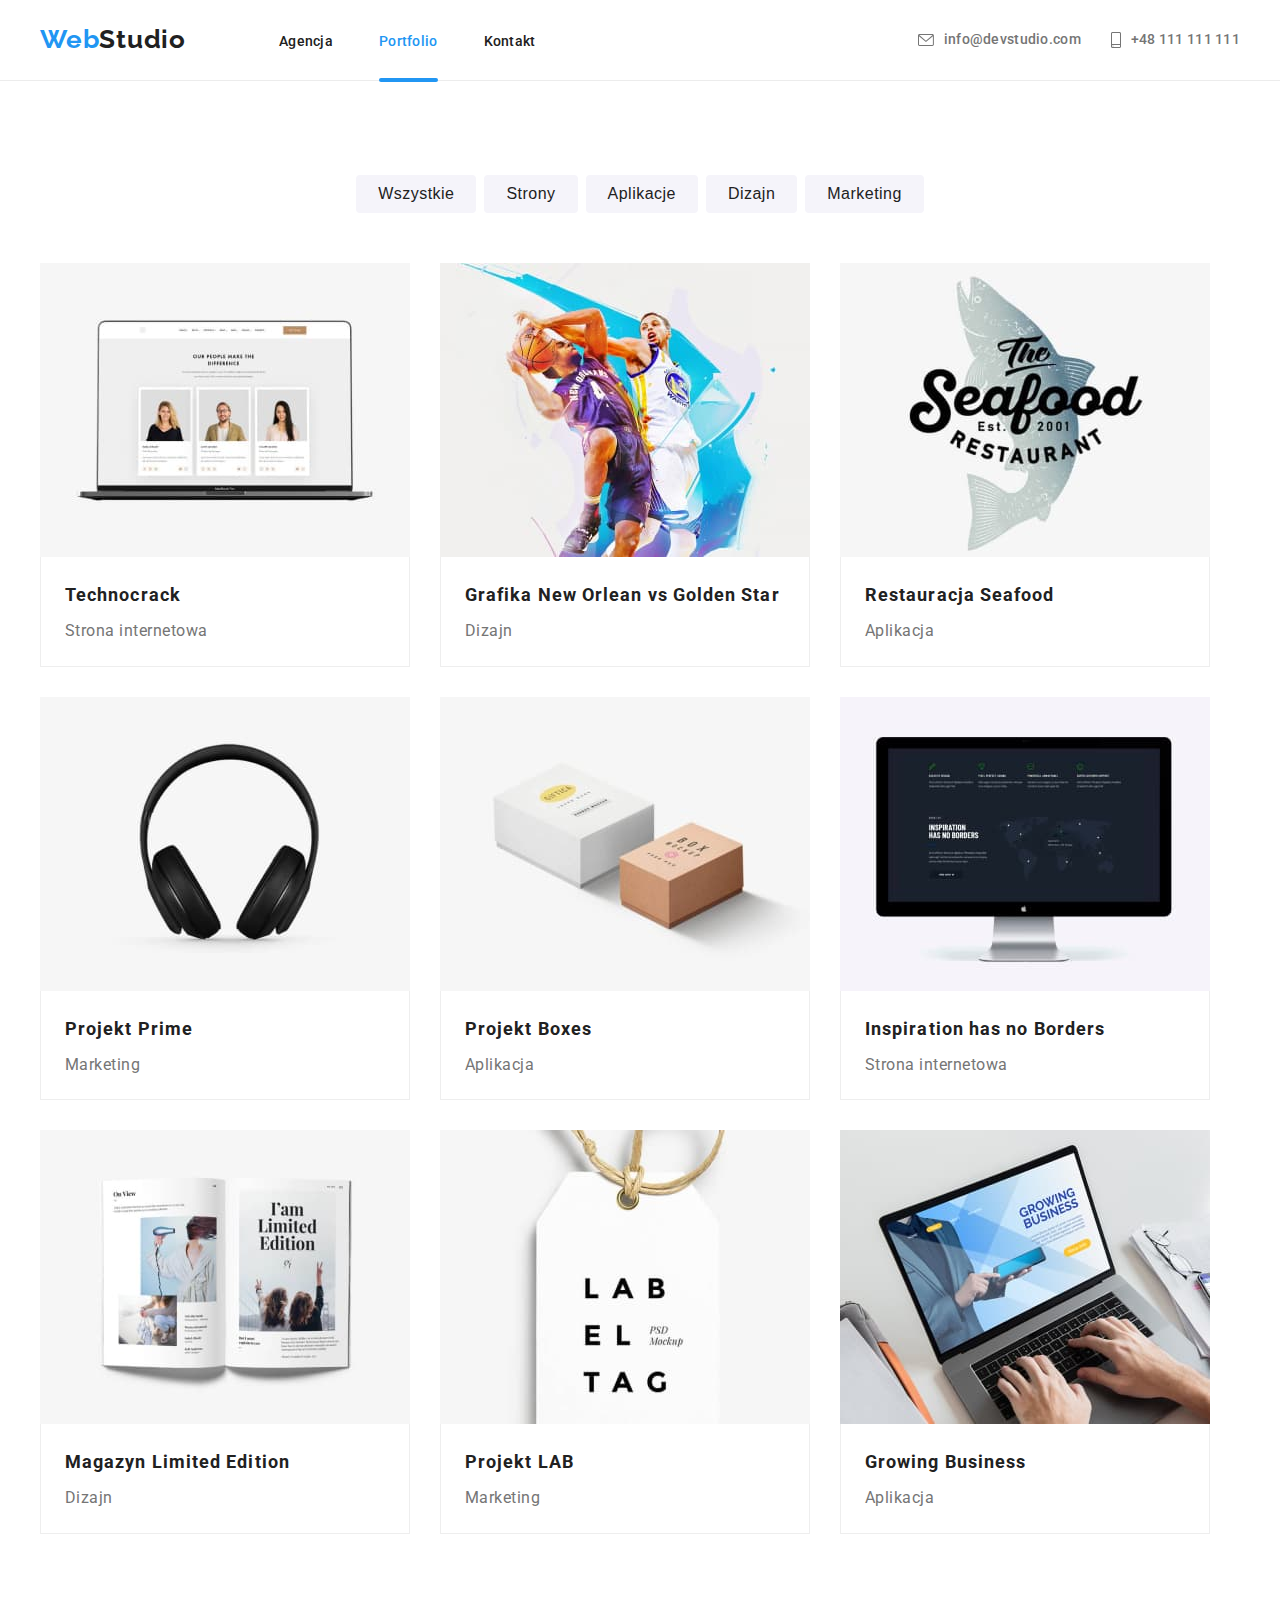
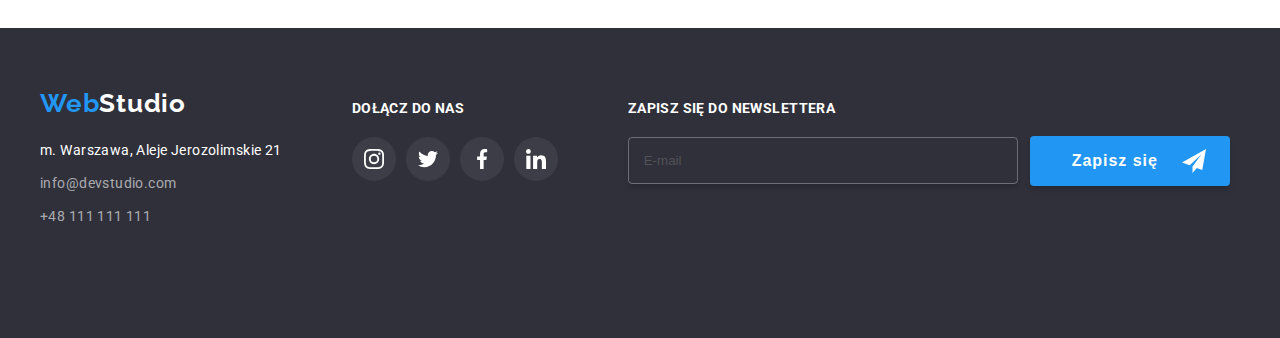
<file: portfolio.html>
<!DOCTYPE html>
<html lang="pl">
  <head>
    <meta charset="UTF-8" />
    <meta http-equiv="X-UA-Compatible" content="IE=edge" />
    <meta name="viewport" content="width=device-width, initial-scale=1.0" />
    <title>Portfolio</title>
    <link
      rel="stylesheet"
      href="https://cdnjs.cloudflare.com/ajax/libs/modern-normalize/1.1.0/modern-normalize.min.css"
      integrity="sha512-wpPYUAdjBVSE4KJnH1VR1HeZfpl1ub8YT/NKx4PuQ5NmX2tKuGu6U/JRp5y+Y8XG2tV+wKQpNHVUX03MfMFn9Q=="
      crossorigin="anonymous"
      referrerpolicy="no-referrer"
    />
    <link rel="preconnect" href="https://fonts.googleapis.com" />
    <link rel="preconnect" href="https://fonts.gstatic.com" crossorigin />
    <link
      href="https://fonts.googleapis.com/css2?family=Raleway:wght@700&family=Roboto:wght@400;500;700;900&display=swap"
      rel="stylesheet"
    />
    <link rel="stylesheet" href="./css/styles.css" />
  </head>
  <body>
    <header>
      <div class="container menu">
        <div class="menu-contact">
          <a href="index.html" class="menu-link-logo-top"
            ><span class="menu-logo">Web</span>Studio</a
          >
          <nav class="navigation">
            <ul class="list">
              <li><a href="index.html" class="navigation-link">Agencja</a></li>
              <li>
                <a href="portfolio.html" class="navigation-link link-active"
                  >Portfolio</a
                >
              </li>
              <li><a href="/kontakt" class="navigation-link">Kontakt</a></li>
            </ul>
          </nav>
        </div>
        <ul class="contact-links">
          <li>
            <a href="mailto:info@devstudio.com" class="contact-link">
              <svg class="icon" width="16px" height="12px">
                <use href="./images/icons.svg#icon-envelope"></use>
              </svg>
              info@devstudio.com</a
            >
          </li>
          <li>
            <a href="tel:+48111111111" class="contact-link">
              <svg class="icon" width="10px" height="16px">
                <use href="./images/icons.svg#icon-smartphone"></use>
              </svg>
              +48 111 111 111</a
            >
          </li>
        </ul>
      </div>
    </header>
    <main>
      <div class="section">
        <div class="container">
          <ul class="filter">
            <li>
              <button type="button" class="filter-name">Wszystkie</button>
            </li>
            <li><button type="button" class="filter-name">Strony</button></li>
            <li>
              <button type="button" class="filter-name">Aplikacje</button>
            </li>
            <li><button type="button" class="filter-name">Dizajn</button></li>
            <li>
              <button type="button" class="filter-name">Marketing</button>
            </li>
          </ul>
        </div>
        <div class="container">
          <ul class="list-portfolio">
            <li>
              <figure class="list-portfolio-item">
                <div class="container-transform">
                  <img
                    class="portfolio-img"
                    src="images/technocrack.jpg"
                    alt="strona internetowa technocrack"
                    width="370"
                    height="294"
                  />
                  <div class="overlay">
                    <p>
                      Technocrack jest popularną platformą wykorzystywaną do
                      rozpowszechniania koronawirusa. Firmy wykorzystują tę
                      platformę do celów szpiegowskich i ataków na
                      niezabezpieczone serwery konkurencji
                    </p>
                  </div>
                </div>
                <figcaption class="portfolio-item">
                  <h3 class="portfolio-name">Technocrack</h3>
                  <span class="portfolio-type">Strona internetowa</span>
                </figcaption>
              </figure>
            </li>
            <li>
              <figure class="list-portfolio-item">
                <div class="container-transform">
                  <img
                    class="portfolio-img"
                    src="images/grafika-new-orlean.jpg"
                    alt="projekt graficzny"
                    width="370"
                    height="294"
                  />
                  <div class="overlay">
                    <p>
                      Technocrack jest popularną platformą wykorzystywaną do
                      rozpowszechniania koronawirusa. Firmy wykorzystują tę
                      platformę do celów szpiegowskich i ataków na
                      niezabezpieczone serwery konkurencji
                    </p>
                  </div>
                </div>
                <figcaption class="portfolio-item">
                  <h3 class="portfolio-name">
                    Grafika New Orlean vs Golden Star
                  </h3>
                  <span class="portfolio-type">Dizajn</span>
                </figcaption>
              </figure>
            </li>
            <li>
              <figure class="list-portfolio-item">
                <div class="container-transform">
                  <img
                    class="portfolio-img"
                    src="images/restauracja-seafood.jpg"
                    alt="aplikacja restauracji seafood"
                    width="370"
                    height="294"
                  />
                  <div class="overlay">
                    <p>
                      Technocrack jest popularną platformą wykorzystywaną do
                      rozpowszechniania koronawirusa. Firmy wykorzystują tę
                      platformę do celów szpiegowskich i ataków na
                      niezabezpieczone serwery konkurencji
                    </p>
                  </div>
                </div>
                <figcaption class="portfolio-item">
                  <h3 class="portfolio-name">Restauracja Seafood</h3>
                  <span class="portfolio-type">Aplikacja</span>
                </figcaption>
              </figure>
            </li>
            <li>
              <figure class="list-portfolio-item">
                <div class="container-transform">
                  <img
                    class="portfolio-img"
                    src="images/projekt-prime.jpg"
                    alt="marketing projektu prime"
                    width="370"
                    height="294"
                  />
                  <div class="overlay">
                    <p>
                      Technocrack jest popularną platformą wykorzystywaną do
                      rozpowszechniania koronawirusa. Firmy wykorzystują tę
                      platformę do celów szpiegowskich i ataków na
                      niezabezpieczone serwery konkurencji
                    </p>
                  </div>
                </div>
                <figcaption class="portfolio-item">
                  <h3 class="portfolio-name">Projekt Prime</h3>
                  <span class="portfolio-type">Marketing</span>
                </figcaption>
              </figure>
            </li>
            <li>
              <figure class="list-portfolio-item">
                <div class="container-transform">
                  <img
                    class="portfolio-img"
                    src="images/projekt-boxes.jpg"
                    alt="aplikacja projektu boxes"
                    width="370"
                    height="294"
                  />
                  <div class="overlay">
                    <p>
                      Technocrack jest popularną platformą wykorzystywaną do
                      rozpowszechniania koronawirusa. Firmy wykorzystują tę
                      platformę do celów szpiegowskich i ataków na
                      niezabezpieczone serwery konkurencji
                    </p>
                  </div>
                </div>
                <figcaption class="portfolio-item">
                  <h3 class="portfolio-name">Projekt Boxes</h3>
                  <span class="portfolio-type">Aplikacja</span>
                </figcaption>
              </figure>
            </li>
            <li>
              <figure class="list-portfolio-item">
                <div class="container-transform">
                  <img
                    class="portfolio-img"
                    src="images/inspiration-borders.jpg"
                    alt="strona internetowa inspiration has no borders"
                    width="370"
                    height="294"
                  />
                  <div class="overlay">
                    <p>
                      Technocrack jest popularną platformą wykorzystywaną do
                      rozpowszechniania koronawirusa. Firmy wykorzystują tę
                      platformę do celów szpiegowskich i ataków na
                      niezabezpieczone serwery konkurencji
                    </p>
                  </div>
                </div>
                <figcaption class="portfolio-item">
                  <h3 class="portfolio-name">Inspiration has no Borders</h3>
                  <span class="portfolio-type">Strona internetowa</span>
                </figcaption>
              </figure>
            </li>
            <li>
              <figure class="list-portfolio-item">
                <div class="container-transform">
                  <img
                    class="portfolio-img"
                    src="images/magazyn-lm.jpg"
                    alt="oprojekt graficzny magazynu limited edition"
                    width="370"
                    height="294"
                  />
                  <div class="overlay">
                    <p>
                      Technocrack jest popularną platformą wykorzystywaną do
                      rozpowszechniania koronawirusa. Firmy wykorzystują tę
                      platformę do celów szpiegowskich i ataków na
                      niezabezpieczone serwery konkurencji
                    </p>
                  </div>
                </div>
                <figcaption class="portfolio-item">
                  <h3 class="portfolio-name">Magazyn Limited Edition</h3>
                  <span class="portfolio-type">Dizajn</span>
                </figcaption>
              </figure>
            </li>
            <li>
              <figure class="list-portfolio-item">
                <div class="container-transform">
                  <img
                    class="portfolio-img"
                    src="images/projekt-lab.jpg"
                    alt="marketing projektu lab"
                    width="370"
                    height="294"
                  />
                  <div class="overlay">
                    <p>
                      Technocrack jest popularną platformą wykorzystywaną do
                      rozpowszechniania koronawirusa. Firmy wykorzystują tę
                      platformę do celów szpiegowskich i ataków na
                      niezabezpieczone serwery konkurencji
                    </p>
                  </div>
                </div>
                <figcaption class="portfolio-item">
                  <h3 class="portfolio-name">Projekt LAB</h3>
                  <span class="portfolio-type">Marketing</span>
                </figcaption>
              </figure>
            </li>
            <li>
              <figure class="list-portfolio-item">
                <div class="container-transform">
                  <img
                    class="portfolio-img"
                    src="images/growing-business.jpg"
                    alt="aplikacja growing business"
                    width="370"
                    height="294"
                  />
                  <div class="overlay">
                    <p>
                      Technocrack jest popularną platformą wykorzystywaną do
                      rozpowszechniania koronawirusa. Firmy wykorzystują tę
                      platformę do celów szpiegowskich i ataków na
                      niezabezpieczone serwery konkurencji
                    </p>
                  </div>
                </div>
                <figcaption class="portfolio-item">
                  <h3 class="portfolio-name">Growing Business</h3>
                  <span class="portfolio-type">Aplikacja</span>
                </figcaption>
              </figure>
            </li>
          </ul>
        </div>
      </div>
    </main>
    <footer class="bottom-contact">
      <div class="container bottom-contact-container">
        <div>
          <a href="index.html" class="menu-link-logo-bottom"
            ><span class="menu-logo">Web</span>Studio</a
          >
          <address class="contact">
            <span class="contact-address"
              >m. Warszawa, Aleje Jerozolimskie 21</span
            >
            <a href="mailto:info@devstudio.com" class="contact-link-bottom"
              >info@devstudio.com</a
            >
            <a href="tel:+48111111111" class="contact-link-bottom"
              >+48 111 111 111</a
            >
          </address>
        </div>
        <div class="join-us">
          <h3 class="join-us-text">DOŁĄCZ DO NAS</h3>
          <div class="social-footer">
            <a href="#" class="social-link-footer"
              ><svg width="20px" height="20px">
                <use href="./images/icons.svg#icon-instagram"></use>
              </svg>
            </a>
            <a href="#" class="social-link-footer"
              ><svg width="20px" height="20px">
                <use href="./images/icons.svg#icon-twitter"></use>
              </svg>
            </a>
            <a href="#" class="social-link-footer"
              ><svg width="20px" height="20px">
                <use href="./images/icons.svg#icon-facebook"></use>
              </svg>
            </a>
            <a href="#" class="social-link-footer"
              ><svg width="20px" height="20px">
                <use href="./images/icons.svg#icon-linkedin"></use>
              </svg>
            </a>
          </div>
        </div>
        <form name="singup-form" class="newsletter">
          <label class="newsletter-text"
            >ZAPISZ SIĘ DO NEWSLETTERA
            <input
              class="newsletter-input"
              type="email"
              name="email"
              placeholder="E-mail"
          /></label>
          <button type="submit" class="button-send">
            Zapisz się
            <svg width="24px" height="24px" class="newsletter-icon">
              <use href="./images/icons.svg#icon-send"></use>
            </svg>
          </button>
        </form>
      </div>
    </footer>
  </body>
</html>
</file>
<file: css/styles.css>
:root {
  --brand-color-blue: #2196f3;
  --brand-color-background: #2f303a;
  --brand-color-black: #212121;
  --brand-color-grey: #f5f4fa;
  --brand-color-white: #ffffff;
  --brand-color-text-grey: #757575;
  --brand-color-icons: #afb1b8;
}

body {
  font-family: "Roboto", sans-serif;
  color: var(--brand-color-black);
}
img {
  display: block;
}
header {
  border-bottom-style: solid;
  border-bottom-width: 1px;
  border-bottom-color: rgba(236, 236, 236, 1);
}
textarea {
  resize: none;
  font-size: 12px;
  line-height: 1.17;
  letter-spacing: 0.01em;
}
::placeholder {
  color: rgba(117, 117, 117, 0.5);
}
* {
  padding: 0;
  margin: 0;
}
.section {
  padding-top: 94px;
  padding-bottom: 94px;
}
.backdrop {
  position: absolute;
  display: flex;
  justify-content: center;
  width: 100%;
  height: 100%;
  top: 0;
  left: 0;
  background-color: rgba(0, 0, 0, 0.2);
}
.bottom-contact {
  background-color: var(--brand-color-background);
  padding: 60px 0;
}
.bottom-contact-container {
  display: flex;
  column-gap: 70px;
}
.button-send {
  height: 50px;
  display: inline-flex;
  align-items: center;
  padding: 10px 24px 10px 42px;
  margin: 48px 0 0 0;
  color: var(--brand-color-white);
  font-size: 16px;
  font-weight: 700;
  line-height: 1.8;
  letter-spacing: 0.06em;
  background-color: var(--brand-color-blue);

  border: none;
  border-radius: 4px;
  box-shadow: 0 4px 4px 0 rgba(0, 0, 0, 0.15);
}
.button-send:hover {
  cursor: pointer;
}
.contact {
  font-style: normal;
  display: flex;
  flex-direction: column;
}
.contact-address {
  color: var(--brand-color-white);
  font-size: 14px;
  line-height: 1.71;
  letter-spacing: 0.03em;
  display: flex;
  padding-bottom: 9px;
}
.contact-link-bottom {
  color: rgba(255, 255, 255, 0.6);
  font-size: 14px;
  line-height: 1.71;
  text-decoration: none;
  letter-spacing: 0.03em;
  display: flex;
  padding-bottom: 9px;
  transition-property: color;
  transition-duration: 250ms;
  transition-timing-function: cubic-bezier(0.4, 0, 0.2, 1);
}
.contact-link-bottom:hover,
.contact-link-bottom:focus {
  color: var(--brand-color-blue);
}
.contact-links {
  list-style-type: none;
  display: flex;
  column-gap: 30px;
}
.contact-link {
  display: flex;
  align-items: center;
  color: var(--brand-color-text-grey);
  font-weight: 500;
  font-size: 14px;
  line-height: 1.1;
  text-decoration: none;
  letter-spacing: 0.02em;
  transition-property: color, fill;
  transition-duration: 250ms;
  transition-timing-function: cubic-bezier(0.4, 0, 0.2, 1);
}
.contact-link:hover,
.contact-link:focus {
  color: var(--brand-color-blue);
}
.contact-link:hover .icon,
.contact-link:focus .icon {
  fill: var(--brand-color-blue);
}
.container {
  width: 100%;
  max-width: 1200px;
  margin: 0 auto;
  padding: 0 15px;
}
.container-transform {
  position: relative;
  overflow: hidden;
}
.container-transform:hover .overlay,
.container-transform:focus .overlay {
  transform: translateY(0);
  transition-property: transform;
  transition-duration: 250ms;
  transition-timing-function: cubic-bezier(0.4, 0, 0.2, 1);
}
.checkbox {
  position: relative;
  display: flex;
  align-items: center;
  margin: 18px 14px 22px 14px;
}
.checkbox-icon {
  position: absolute;
  top: 2px;
  left: 1px;
  fill: var(--brand-color-white);
}
.checkbox-input {
  position: absolute;
  width: 100%;
  height: 100%;
  clip: rect(1px 1px 1px 1px);
}
.checkbox-label {
  position: relative;
  border: 2px solid var(--brand-color-black);
  border-radius: 2px;
  width: 16px;
  height: 15px;
}
.checkbox-label:focus,
.checkbox-label:hover {
  border-color: var(--brand-color-blue);
}
.checkbox-link {
  color: var(--brand-color-blue);
}
.checkbox-input:checked + .checkbox-label {
  background-color: var(--brand-color-blue);
  border: 0.2px solid var(--brand-color-white);
  border-radius: 2px;
}
.checkbox-text {
  font-size: 14px;
  line-height: 1.71;
  letter-spacing: 0.03em;
  color: var(--brand-color-text-grey);
  padding-left: 8px;
}
.list-portfolio-item:hover .overlay,
.list-portfolio-item:focus .overlay {
  transform: translateY(0);
  transition: transform 250ms cubic-bezier(0.4, 0, 0.2, 1);
}
.filter {
  list-style-type: none;
  display: flex;
  justify-content: center;
  column-gap: 8px;
  padding-bottom: 50px;
}
.filter-name {
  color: var(--brand-color-black);
  background-color: var(--brand-color-grey);
  cursor: pointer;
  font-size: 16px;
  font-weight: 500;
  line-height: 1.6;
  text-align: center;
  letter-spacing: 0.03em;
  border: none;
  padding: 6px 22px 6px 22px;
  border-radius: 4px;
  transition-property: color, background-color;
  transition-duration: 250ms;
  transition-timing-function: cubic-bezier(0.4, 0, 0.2, 1);
}
.filter-name:hover,
.filter-name:focus {
  color: var(--brand-color-white);
  background-color: var(--brand-color-blue);
  box-shadow: 0 3px 1px rgba(0, 0, 0, 0.1), 0px 1px 2px rgba(0, 0, 0, 0.08),
    0px 2px 2px rgba(0, 0, 0, 0.12);
}
.icon {
  fill: var(--brand-color-text-grey);
  margin-right: 10px;
  transition-property: fill;
  transition-duration: 250ms;
  transition-timing-function: cubic-bezier(0.4, 0, 0.2, 1);
}
.icon:hover,
.icon:focus {
  fill: var(--brand-color-blue);
  cursor: pointer;
}
.icon-strengths {
  padding: 25px 100px;
  margin-bottom: 30px;
  border-radius: 4px;
  background-color: var(--brand-color-grey);
}
.icon-modal-close {
  display: flex;
  justify-content: center;
  align-items: center;
  width: 30px;
  height: 30px;
  right: 0;
  top: 0;
  padding: 6px;
  margin: 8px;
  position: absolute;
  color: var(--brand-color-black);
  border-radius: 50%;
  border: 1px solid rgba(0, 0, 0, 0.1);
  background-color: var(--brand-color-white);
}
.icon-modal-close:hover {
  cursor: pointer;
  color: var(--brand-color-blue);
  border-color: var(--brand-color-blue);
}
.is-hidden {
  pointer-events: none;
  visibility: hidden;
  opacity: 0;
  transition: 1s ease-out;
}
.is-hidden .modal {
  transform: scale(0);
  opacity: 0;
}
.join-us {
  justify-content: flex-start;
}
.join-us-text {
  color: var(--brand-color-white);
  font-weight: 700;
  font-size: 14px;
  line-height: 1.17;
  letter-spacing: 0.03em;
  margin-top: 12px;
  margin-bottom: 20px;
}
.social {
  display: flex;
  justify-content: center;
  column-gap: 10px;
  margin: 16px 32px 30px 32px;
}

.list {
  list-style-type: none;
  display: flex;
  column-gap: 46px;
}
.list .active:active {
  color: var(--brand-color-blue);
}
.list-our-strengths {
  list-style-type: none;
  display: flex;
  column-gap: 30px;
}
.list-portfolio {
  display: flex;
  flex-wrap: wrap;
  list-style-type: none;
  gap: 30px;
  transition-property: box-shadow;
  transition-duration: 250ms;
  transition-timing-function: cubic-bezier(0.4, 0, 0.2, 1);
}
.list-portfolio-item:hover,
.list-portfolio-item:focus {
  box-shadow: 0px 4px 4px rgba(0, 0, 0, 0.25);
  cursor: pointer;
}
.link-active:after {
  content: "";
  position: absolute;
  background: var(--brand-color-blue);
  border-radius: 2px;
  width: 100%;
  height: 4px;
  margin-top: 28px;
  display: block;
}
.list .link-active {
  color: var(--brand-color-blue);
}
.menu {
  background-color: var(--brand-color-white);
  display: flex;
  align-items: center;
  justify-content: space-between;
}
.menu-contact {
  display: flex;
  align-items: center;
  column-gap: 93px;
}

.menu-link-logo-top {
  color: var(--brand-color-black);
  font-family: Raleway;
  font-weight: 700;
  font-size: 26px;
  line-height: 1.2;
  text-decoration: none;
  letter-spacing: 0.03em;
  padding-top: 24px;
  padding-bottom: 25px;
}
.menu-link-logo-bottom {
  color: var(--brand-color-white);
  font-family: Raleway;
  font-weight: 700;
  font-size: 26px;
  line-height: 1.2;
  text-decoration: none;
  letter-spacing: 0.03em;
  display: flex;
  padding-bottom: 20px;
}
.menu-logo {
  color: var(--brand-color-blue);
  font-family: Raleway;
  font-weight: 700;
  font-size: 26px;
  line-height: 1.2;
  text-decoration: none;
  letter-spacing: 0.03em;
}
.modal {
  position: absolute;
  display: flex;
  flex-direction: column;
  width: 528px;
  height: 581px;
  top: 221px;
  border-radius: 4px;
  background-color: var(--brand-color-white);
  box-shadow: 0 2px 1px 0 rgba(0, 0, 0, 0.2), 0 1px 1px 0 rgba(0, 0, 0, 0.14),
    0 1px 3px 0 rgba(0, 0, 0, 0.12);
  transition: 1s ease-in-out;
}
.modal-form {
  display: flex;
  flex-direction: column;
  row-gap: 10px;
  padding: 12px 40px 20px 40px;
}
.modal-text {
  font-size: 20px;
  font-weight: 700;
  line-height: 1.17;
  letter-spacing: 0.03em;
  padding: 40px 40px 12px 40px;
}
.modal-input {
  border: none;
  outline: none;
  margin-left: 12px;
  width: 420px;
}
.modal-form label p {
  display: flex;
  font-size: 12px;
  line-height: 1.17;
  letter-spacing: 0.01em;
  color: var(--brand-color-text-grey);
  margin-bottom: 4px;
}
.modal-form .button-send {
  display: flex;
  justify-content: center;
  width: 200px;
  padding: 0;
  margin: 0 0 0 120px;
}
.modal-form-input {
  display: flex;
  border: 1px solid rgba(33, 33, 33, 0.2);
  border-radius: 4px;
  padding: 11px 0 11px 12px;
  align-items: center;
  transition-property: border-color;
  transition-duration: 250ms;
  transition-timing-function: cubic-bezier(0.4, 0, 0.2, 1);
}
.modal-form-input:focus-within,
.modal-form-input:hover {
  border-color: var(--brand-color-blue);
}
.modal-icon {
  display: block;
  fill: var(--brand-color-black);
  transition-property: fill;
  transition-duration: 250ms;
  transition-timing-function: cubic-bezier(0.4, 0, 0.2, 1);
}
.modal-form-input:focus-within .modal-icon,
.modal-form-input:hover .modal-icon {
  fill: var(--brand-color-blue);
}
.motto {
  background-image: url("/goit-markup-hw-04/images/baner.jpg"),
    linear-gradient(to top, rgba(47, 48, 58, 0.4), rgba(47, 48, 58, 0.4));
  background-position: center;
  background-repeat: no-repeat;
  text-align: center;
  padding: 200px 0;
  display: flex;
  justify-content: center;
  align-items: center;
}
.motto-container {
  display: flex;
  flex-direction: column;
  justify-content: center;
  align-items: center;
  gap: 30px;
  max-width: 1600px;
}
.motto-text {
  color: var(--brand-color-white);
  font-weight: 900;
  font-size: 44px;
  line-height: 1.37;
  letter-spacing: 0.06em;
  text-align: center;
  max-width: 696px;
}
.navigation-link {
  color: var(--brand-color-black);
  position: relative;
  font-weight: 500;
  font-size: 14px;
  line-height: 1.15;
  text-decoration: none;
  letter-spacing: 0.02em;
  padding-top: 32px;
  padding-bottom: 32px;
  transition-property: color;
  transition-duration: 250ms;
  transition-timing-function: cubic-bezier(0.4, 0, 0.2, 1);
}
.navigation-link:hover,
.navigation-link:focus {
  color: var(--brand-color-blue);
}
.newsletter {
  display: flex;
}
.newsletter-input {
  color: var(--brand-color-white);
  display: flex;
  background-color: transparent;
  border: 1px solid rgba(255, 255, 255, 0.3);
  border-radius: 4px;
  padding: 15px;
  margin: 20px 12px 94px 0;
  box-shadow: 0 4px 4px 0 rgba(0, 0, 0, 0.15);
  width: 358px;
  outline: none;
}
.newsletter-input:focus,
.newsletter-input:hover {
  border-color: var(--brand-color-blue);
}
.newsletter-text {
  font-size: 14px;
  font-weight: 700;
  line-height: 1.17;
  letter-spacing: 0.03em;
  color: var(--brand-color-white);
  margin-top: 12px;
}
.newsletter-icon {
  fill: var(--brand-color-white);
  margin-left: 24px;
}
.order {
  color: var(--brand-color-white);
  background-color: var(--brand-color-blue);
  cursor: pointer;
  font-weight: 700;
  font-size: 16px;
  line-height: 1.8;
  letter-spacing: 0.06em;
  width: 200px;
  padding: 10px 0;
  border-radius: 4px;
  border: none;
}
.our-client-text {
  color: var(--brand-color-black);
  font-weight: 700;
  font-size: 36px;
  line-height: 1.17;
  letter-spacing: 0.03em;
  text-align: center;
  margin-bottom: 50px;
}
.our-client {
  display: flex;
  justify-content: space-around;
  column-gap: 30px;
}
.our-client-icon {
  fill: var(--brand-color-icons);
}

.our-client-item {
  list-style: none;
}

.our-client-link {
  display: flex;
  border: 1px solid var(--brand-color-icons);
  border-radius: 4px;
  padding: 17.71px 32px 14.25px 32px;
  transition-property: border-color, fill;
  transition-duration: 250ms;
  transition-timing-function: cubic-bezier(0.4, 0, 0.2, 1);
}
.our-client-link:hover,
.our-client-link:focus {
  border-color: var(--brand-color-blue);
  cursor: pointer;
}

.our-client-link:hover .our-client-icon,
.our-client-link:focus .our-client-icon {
  fill: var(--brand-color-blue);
}
.our-strengths {
  padding-bottom: 0;
  display: flex;
  justify-content: space-around;
  column-gap: 30px;
}
.our-strengths-name {
  color: var(--brand-color-black);
  font-weight: 700;
  font-size: 14px;
  line-height: 1.2;
  letter-spacing: 0.03em;
  padding-bottom: 10px;
}
.our-strengths-text {
  color: var(--brand-color-text-grey);
  font-size: 14px;
  line-height: 1.7;
  letter-spacing: 0.03em;
}
.our-work-image {
  display: flex;
  position: relative;
}
.our-work-image > .our-work-image-dsc {
  position: absolute;
  background-color: rgba(47, 48, 58, 0.8);
  color: var(--brand-color-white);
  font-size: 14px;
  font-weight: 700;
  line-height: 1.17;
  letter-spacing: 0.03em;
  text-align: center;
  padding: 27px;
  right: 0;
  left: 0;
  bottom: 0;
}
.our-work-text {
  color: var(--brand-color-black);
  font-weight: 900;
  font-size: 36px;
  line-height: 1.17;
  letter-spacing: 0.03em;
  text-align: center;
  padding-bottom: 50px;
}
.our-work-list {
  list-style-type: none;
  display: flex;
  column-gap: 30px;
  justify-content: space-around;
}
.our-team {
  background-color: var(--brand-color-grey);
  text-align: center;
}

.our-team-list {
  list-style-type: none;
  display: flex;
  column-gap: 30px;
  justify-content: space-around;
}
.our-team-item {
  background-color: var(--brand-color-white);
  box-shadow: 0px 2px 1px 0px rgba(0, 0, 0, 0.2),
    0px 1px 1px 0px rgba(0, 0, 0, 0.14), 0px 1px 3px 0px rgba(0, 0, 0, 0.12);
  border-bottom-left-radius: 4px;
  border-bottom-right-radius: 4px;
}
.our-team-dsc {
  padding: 30px 20px 0 20px;
}
.our-team-text {
  color: var(--brand-color-black);
  font-weight: 700;
  font-size: 36px;
  line-height: 1.17;
  letter-spacing: 0.03em;
  text-align: center;
  padding-bottom: 50px;
}
.our-team-name {
  color: var(--brand-color-black);
  font-weight: 500;
  font-size: 16px;
  line-height: 1.19;
  letter-spacing: 0.03em;
  text-align: center;
  padding-bottom: 10px;
}
.our-team-job {
  color: var(--brand-color-text-grey);
  font-size: 16px;
  line-height: 1.19;
  letter-spacing: 0.03em;
}

.overlay {
  position: absolute;
  width: 100%;
  height: 100%;
  top: 0;
  left: 0;
  transform: translateY(100%);
  transition-property: transform;
  transition-duration: 250ms;
  transition-timing-function: cubic-bezier(0.4, 0, 0.2, 1);
}
.overlay p {
  font-size: 18px;
  line-height: 1.5;
  letter-spacing: 0.03em;
  color: rgba(255, 255, 255, 1);
  background-color: rgba(33, 150, 243, 0.9);
  padding: 55px 45px 49px 24px;
}
.portfolio-img {
  display: block;
}
.portfolio-item {
  border: 1px solid rgba(238, 238, 238, 1);
  border-top: none;
  padding: 20px 24px;
}
.portfolio-name {
  background-color: var(--brand-color-white);
  color: var(--brand-color-black);
  font-weight: 700;
  font-size: 18px;
  line-height: 2;
  letter-spacing: 0.06em;
  padding-bottom: 4px;
}
.portfolio-type {
  color: var(--brand-color-text-grey);
  font-size: 16px;
  line-height: 1.8;
  letter-spacing: 0.03em;
  padding-top: 0;
}
.social-footer {
  display: flex;
  column-gap: 10px;
}
.social-link {
  fill: var(--brand-color-icons);
  padding: 12px;
  display: flex;
  border-radius: 50%;
  transition-property: fill, background-color, border-radius;
  transition-duration: 250ms;
  transition-timing-function: cubic-bezier(0.4, 0, 0.2, 1);
}
.social-link:hover,
.social-link:focus {
  fill: var(--brand-color-white);
  background-color: var(--brand-color-blue);
  border-radius: 50%;
  cursor: pointer;
}
.social-link-footer {
  padding: 12px;
  fill: var(--brand-color-white);
  background-color: #ffffff10;
  border-radius: 50%;
  display: flex;
  transition-property: fill, background-color, border-radius;
  transition-duration: 250ms;
  transition-timing-function: cubic-bezier(0.4, 0, 0.2, 1);
}
.social-link-footer:hover,
.social-link-footer:focus {
  fill: var(--brand-color-white);
  background-color: var(--brand-color-blue);
  border-radius: 50%;
  cursor: pointer;
}
</file>
